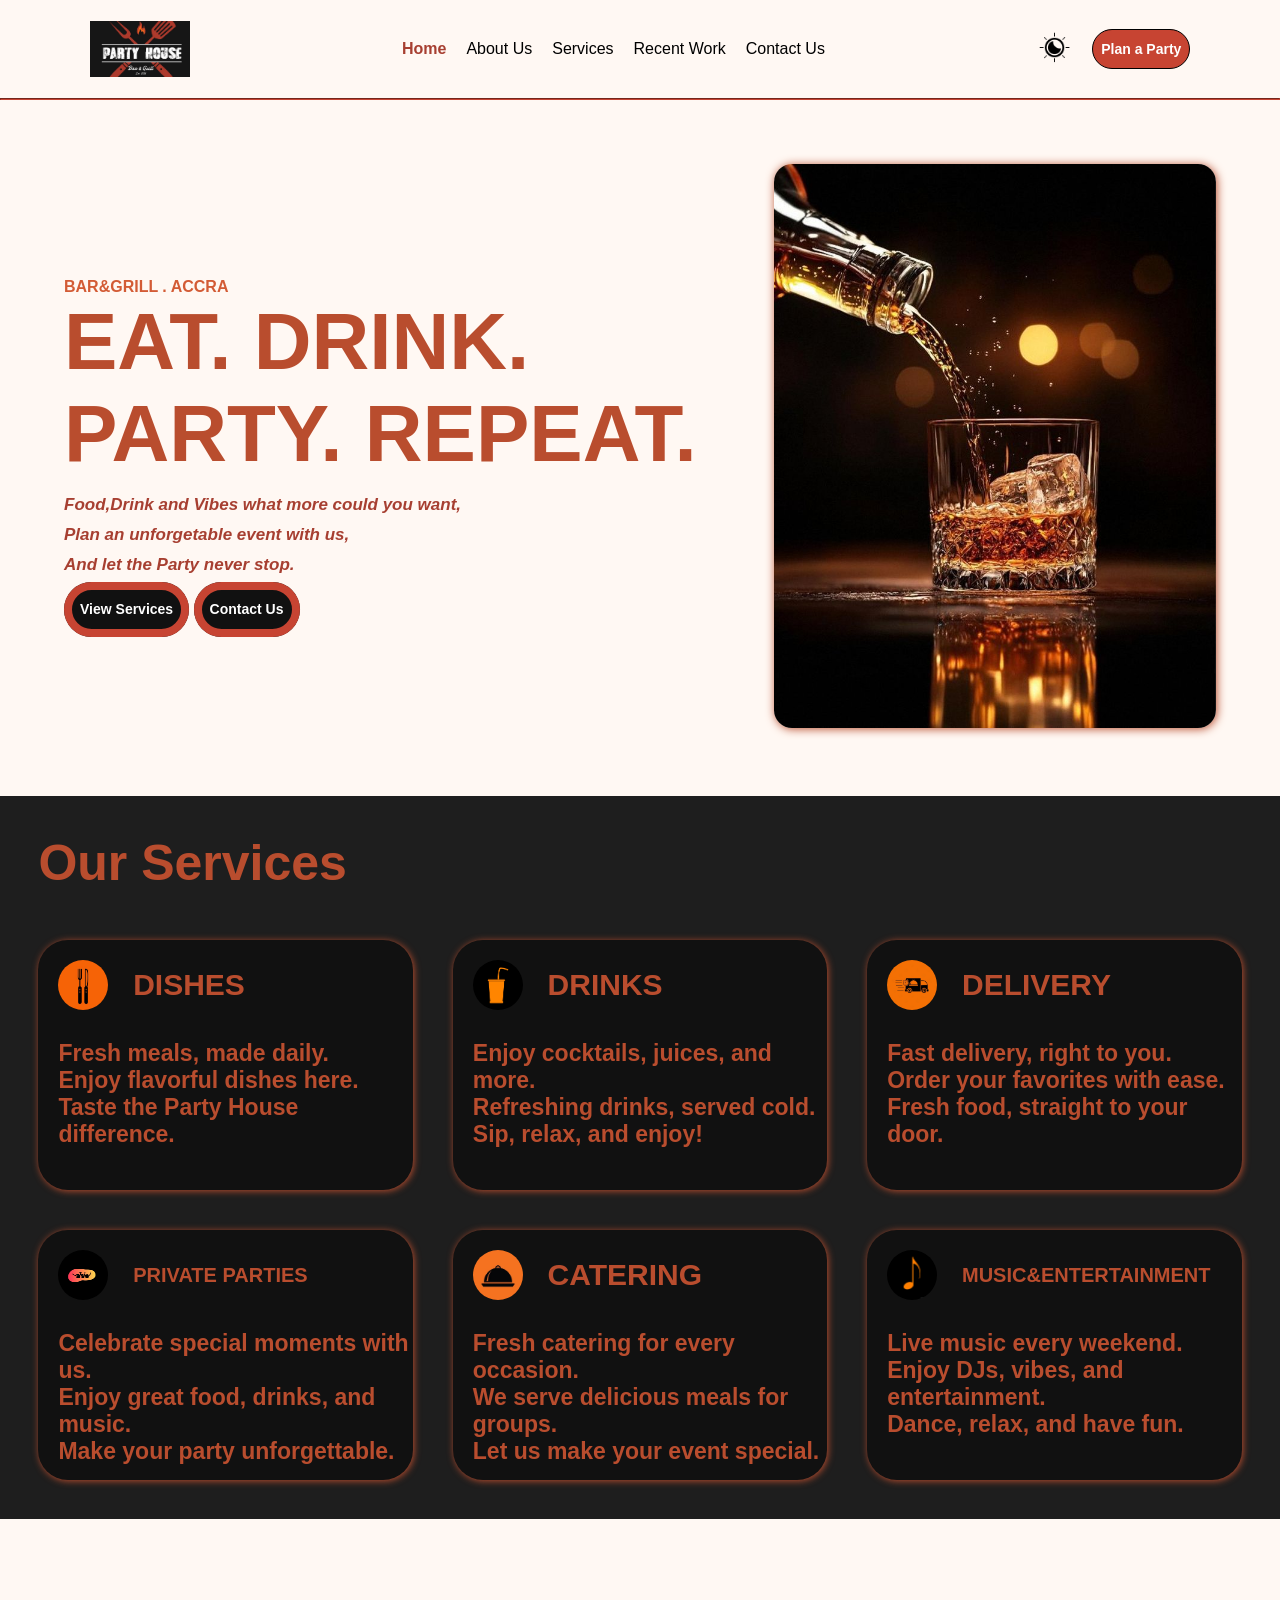
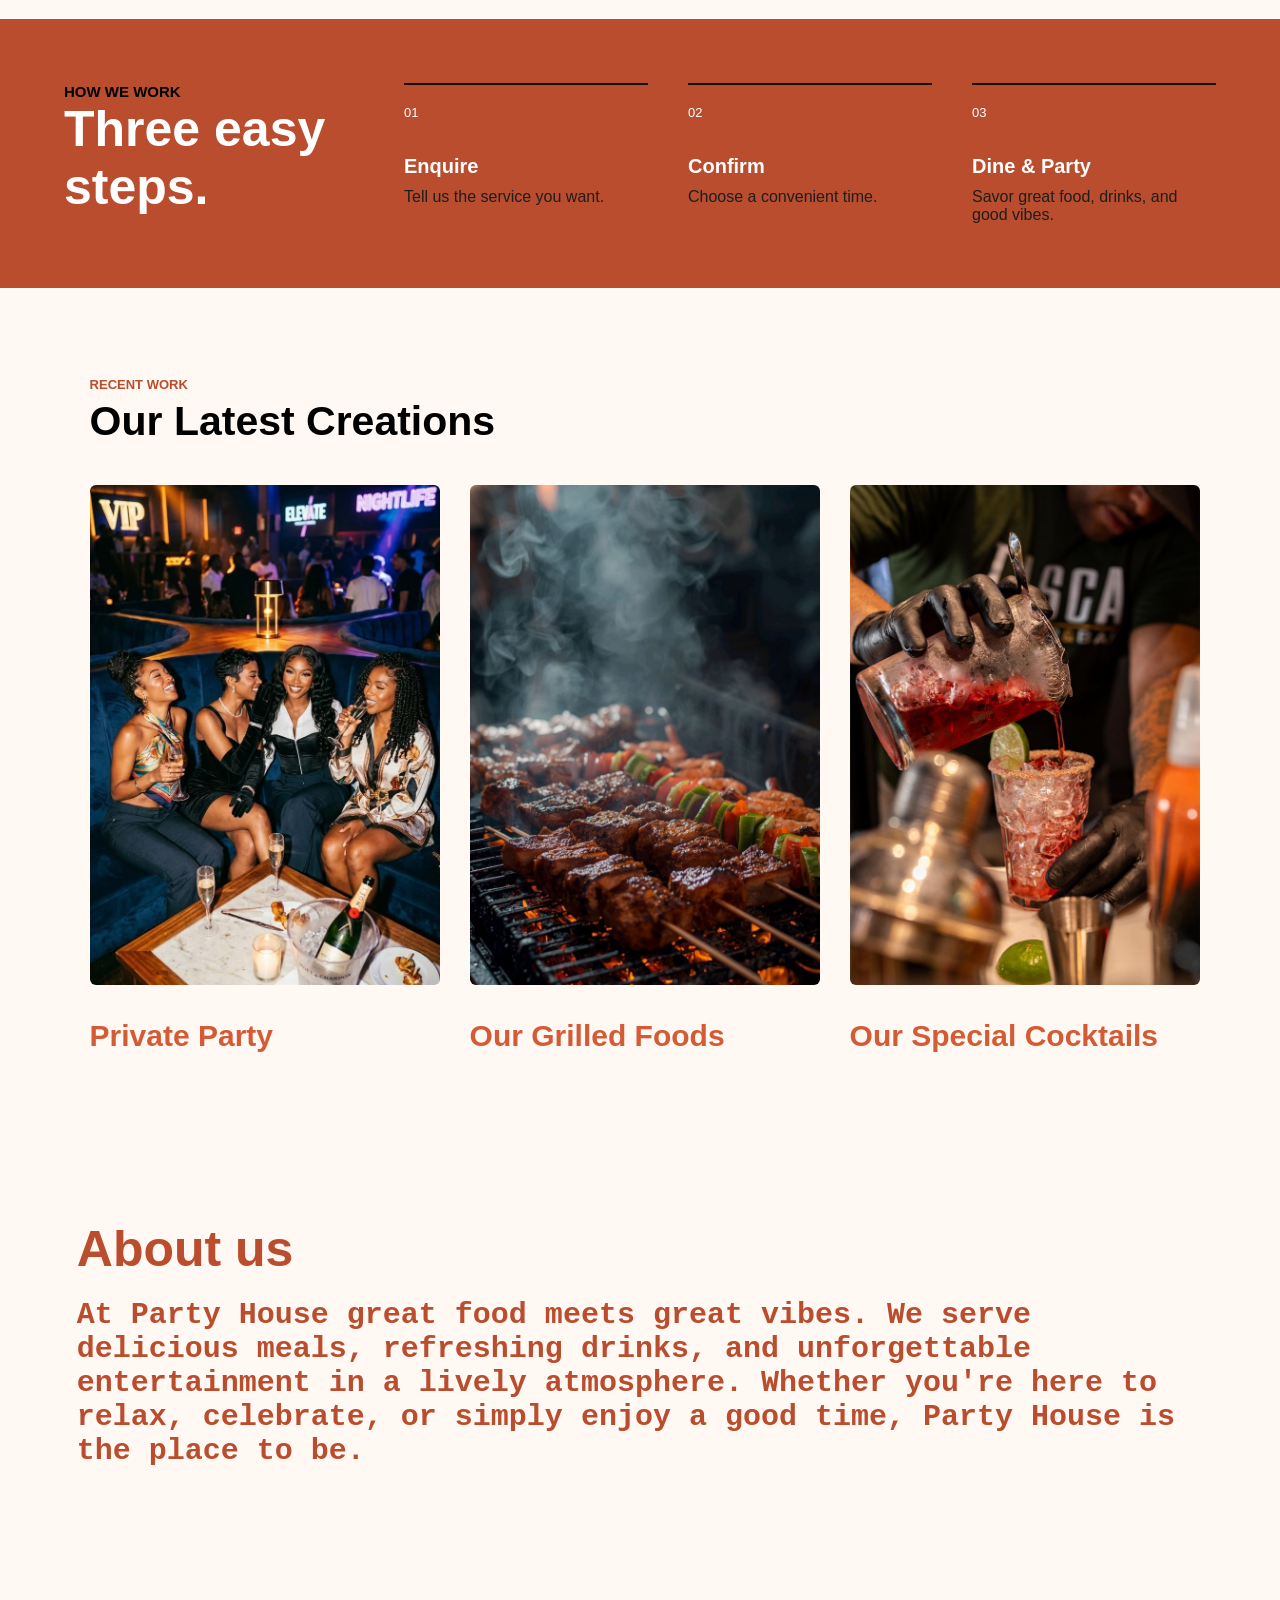
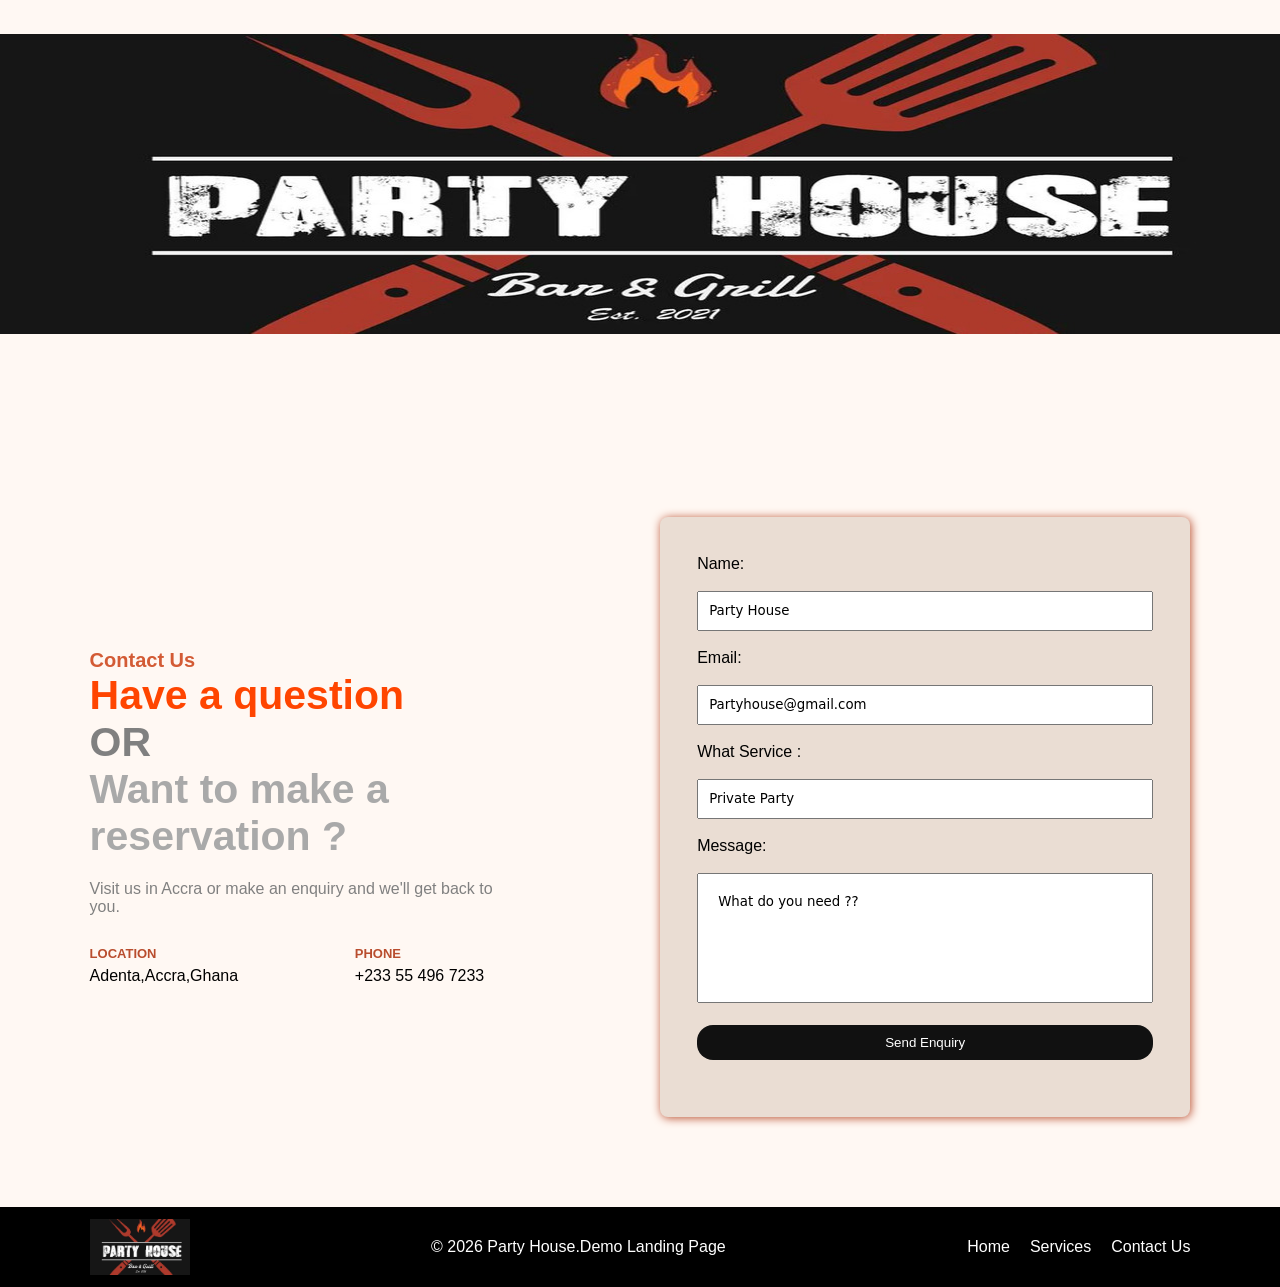
<file: index.html>
<!DOCTYPE html>
    <html>
        <head>
            <title>
                Party House
            </title>

            <link rel="stylesheet" href="./styles/style.css">
        </head>
        <body>
            <header id="head">

                <img src="./images/logo.jpg" class="logo">
                
                <nav class="nav_bar">
                    <a href="#head" class="nav"><span class="bold">Home</span></a>
                    <a href="#about_us" class="nav">About Us</a>
                    <a href="#services" class="nav">Services</a>
                    <a href="#recent_work" class="nav">Recent Work</a>
                    <a href="#contactus" class="nav">Contact Us</a>
                </nav>
                
                <div class="mode">
                    
                    <a onclick="myFunction()" id="darkmode">

                        <img src="./images/Darkmode.jpg" class="dark_img">

                    </a>


                    <a onclick="action()" id="lightmode" style="display: none;">

                        <img src="./images/Lightmode.jpg" class="dark_img">

                    </a>


                    <a href="#contactus" class="plan">Plan a Party</a>
                
                </div>

            </header>

            <hr class="line">

            <main>
                <section class="hero">

                    <div>
     
                        
                        <p class="place">
                            BAR&GRILL . ACCRA
                        </p>

                        <p class="slogan">
                            <span class="tone1">EAT. DRINK.</span>
                            <br>
                            <span class="tone1">PARTY. REPEAT.</span>
                        </p>
                    
                        <p class="intro">
                            Food,Drink and Vibes what more could you want,
                            <br>
                            Plan an unforgetable event with us,
                            <br>
                            And let the Party never stop.
                        </p>
                        

                        <a href="#services" class="fake-buttons">View Services</a>
                        <a href="#contactus" class="fake-buttons">Contact Us</a>

                    </div>


                    <div>
                        <img src="./images/Side logo.jpg" class="logo2">
                    </div>

                </section>

                <section class="our_services" id="services">

                    <p class="service_text">
                        Our Services
                    </p>
                    
                    <div class="grid">

                        <div class="service">

                            <div class="align">

                                <img src="./images/food.jpg" class="service_img">

                                <p class="service-text">
                                    DISHES
                                </p>
                            
                            </div>

                            <p class="description">
                                Fresh meals, made daily.
                                <br>
                                Enjoy flavorful dishes here.
                                <br>
                                Taste the Party House difference.
                            </p>

                        </div>

                        <div class="service">
                            
                            <div class="align">

                                <img src="./images/Drink.jpg" class="service_img">

                                <p class="service-text">
                                    DRINKS
                                </p>
                            
                            </div>

                            <p class="description">
                                Enjoy cocktails, juices, and more.
                                <br>
                                Refreshing drinks, served cold.
                                <br>
                                Sip, relax, and enjoy!
                            </p>


                        </div>

                        <div class="service">

                            <div class="align">

                                <img src="./images/delivery.jpeg" class="service_img">

                                <p class="service-text">
                                    DELIVERY
                                </p>
                            
                            </div>

                            <p class="description">
                                Fast delivery, right to you.
                                <br>
                                Order your favorites with ease.
                                <br>
                                Fresh food, straight to your door.
                            </p>
                            
                        </div>

                        <div class="service">

                            <div class="align">

                                <img src="./images/party.jpg" class="service_img";>

                                <p class="service-text" style="font-size: 20px;">
                                    PRIVATE PARTIES
                                </p>
                            
                            </div>

                            <p class="description">
                                Celebrate special moments with us.
                                <br>
                                Enjoy great food, drinks, and music.
                                <br>
                                Make your party unforgettable.
                            </p>

                        </div>

                        <div class="service">
                            
                            <div class="align">

                                <img src="./images/catering.jpg" class="service_img">

                                <p class="service-text">
                                    CATERING
                                </p>
                            
                            </div>

                            <p class="description">
                                Fresh catering for every occasion.
                                <br>
                                We serve delicious meals for groups.
                                <br>
                                Let us make your event special.
                            </p>

                        </div>

                        <div class="service">

                            <div class="align">

                                <img src="./images/music.jpg" class="service_img";>

                                <p class="service-text" style="font-size: 20px;">
                                    MUSIC&ENTERTAINMENT
                                </p>
                            
                            </div>

                            <p class="description">
                                Live music every weekend.
                                <br>
                                Enjoy DJs, vibes, and entertainment.
                                <br>
                                Dance, relax, and have fun.
                            </p>
                            
                        </div>

                    </div>

                </section>

                <section class="work">

                    <div>

                        <p class="short_txt">
                            HOW WE WORK
                        </p>

                        <p class="long_txt"> 
                            Three easy 
                            <br>
                            steps.
                        </p> 

                    </div>
                    
                    <div class="steps">

                        <div>
                            <hr class="hr">
                            
                            <p class="txt1">
                                01
                            </p>

                            <p class="txt2">
                                Enquire
                            </p>

                            <p class="txt3">
                                Tell us the service you want.
                            </p>

                        </div>

                        <div>

                            <hr class="hr">
                            
                            <p class="txt1">
                                02
                            </p>

                            <p class="txt2">
                                Confirm
                            </p>

                            <p class="txt3">
                                Choose a convenient time.
                            </p>

                        </div>

                        <div>
                            
                            <hr class="hr">
                            
                            <p class="txt1">
                                03
                            </p>

                            <p class="txt2">
                                Dine & Party
                            </p>

                            <p class="txt3">
                                Savor great food, drinks, and good vibes.
                            </p>


                        </div>

                    </div>
                    
                </section>

                <section class="recent_work" id="recent_work">

                    <p class="head">
                        RECENT WORK
                    </p>

                    <p class="question">
                        <span style="color: black;">
                            Our Latest Creations
                        </span>
                    </p>

                    <div class="pictures">

                        <div>
                            <img src="./images/recentwork1.jpg" class="img">
                        </div>

                        <div>
                            <img src="./images/recentwork2.jpg" class="img">
                        </div>

                        <div>
                            <img src="./images/recentwork3.jpg" class="img">
                        </div>

                        <p class="contact-us">
                            <span style="font-size: 30px;">
                                Private Party
                            </span>
                        </p>

                        <p class="contact-us">
                            <span style="font-size: 30px;">
                                Our Grilled Foods
                            </span>
                        </p>

                        <p class="contact-us">
                            <span style="font-size: 30px;">
                                Our Special Cocktails
                            </span>
                        </p>

                    </div>

                </section>

                <section class="about_us" id="about_us">
                    
                    <p class="us">
                        About us
                    </p>

                    <p class="aboutus_txt">
                        At Party House great food meets great vibes. We serve delicious meals, refreshing drinks, and unforgettable entertainment in a lively atmosphere. Whether you're here to relax, celebrate, or simply enjoy a good time, Party House is the place to be.
                    </p>

                </section>

                <img src="./images/About Us (1).jpg" class="banner">

                <section class="contact_us" id="contactus">

                    <div class="contact">

                        <p class="contact-us">
                            Contact Us
                        </p>
                        
                        <p class="question">
                            Have a question
                            <br>
                            <span style="color: grey;">
                            OR
                            </span>
                            <br>
                            <span style="color: rgb(169, 169, 169);">
                            Want to make a reservation ?
                            </span>
                        </p>

                        <p class="visit_us">
                            Visit us in Accra or make an 
                            enquiry and we'll get back to<br>
                             you.
                        </p>

                        <div class="details">
                            
                            <div>
                                <p class="head">
                                    LOCATION
                                </p>

                                <p class="color">
                                    Adenta,Accra,Ghana
                                </p>
                            </div>

                            <div>
                                <p class="head">
                                    PHONE
                                </p>

                                <p class="color">
                                    +233 55 496 7233
                                </p>
                            </div>

                        </div>
                     

                    </div>

                    <div class="form">
                        <form class="form_txt">

                            <label for="Name">
                                Name:
                            </label>
                            <br>
                            <br>
                            <input type="text" value="Party House" id="Name" class="input">
                            <br>
                            <br>
            
                            <label for="Email">
                                Email:
                            </label>
                            <br>
                            <br>
                            <input type="text" value="Partyhouse@gmail.com" id="Email" class="input">
                            <br>
                            <br>

                            <label for="Service">
                                What Service :
                            </label>
                            <br>
                            <br>
                            <input type="text" value="Private Party" id="Service" class="input">
                            <br>
                            <br>

                            <label for="Message">
                                Message:
                            </label>
                            <br>
                            <br>
                            <textarea  class="input2">What do you need ??</textarea>
                            <br>
                            <br>

                            <input type="submit" value="Send Enquiry" class="submit">

                            
                        </form>
                    </div>

                   
                </section>
            </main>

            <footer class="foot">

                <img src="./images/logo.jpg" class="logo">

                <p>
                    &copy; 2026 Party House.Demo Landing Page
                </p>

                <nav class="nav_bar">
                    <a href="#head" class="footer">Home</a>
                    <a href="#services" class="footer">Services</a>
                    <a href="#contactus" class="footer">Contact Us</a>
                </nav>


            </footer>

            <script src="./Javascript/script.js">

            </script>
        </body>
    </html>
</file>
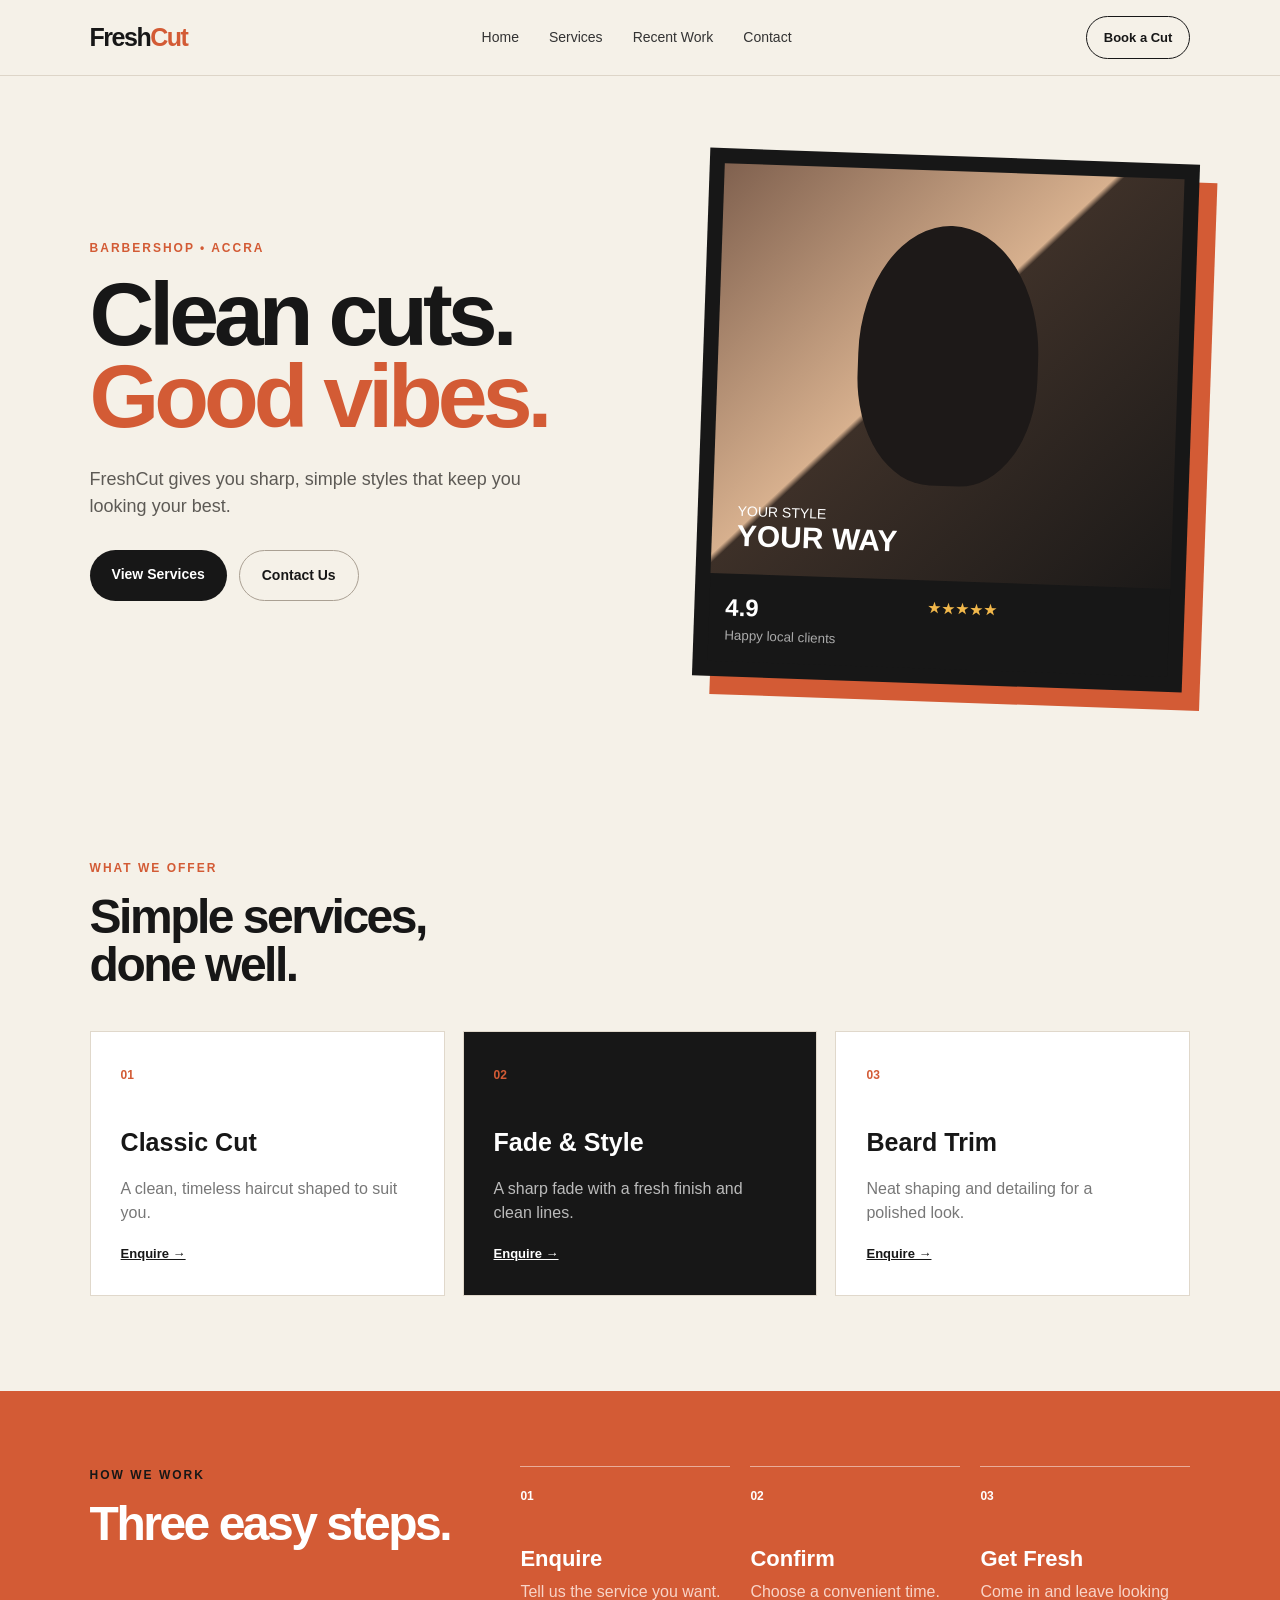
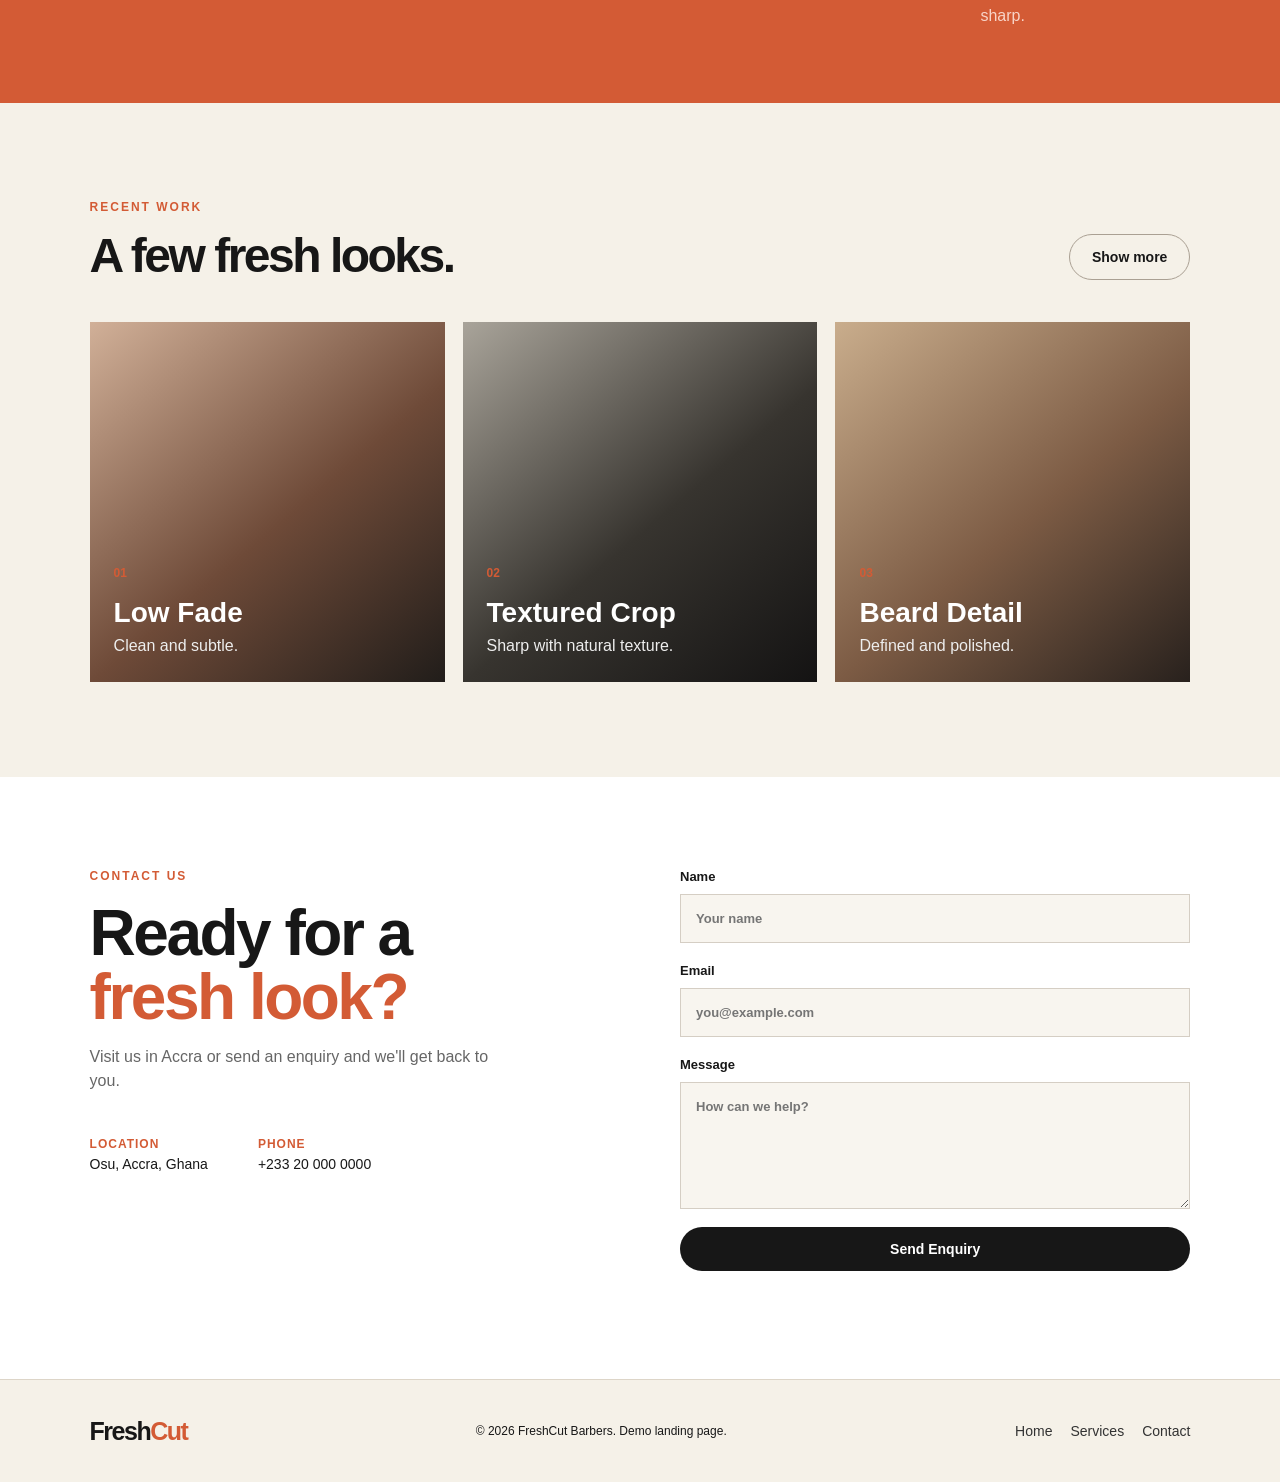
<file: ChatGpt's Landing page/index.html>
<!DOCTYPE html>
<html lang="en">
<head>
  <meta charset="UTF-8">
  <meta name="viewport" content="width=device-width, initial-scale=1.0">
  <title>FreshCut Barbers — Clean cuts. Good vibes.</title>
  <link rel="stylesheet" href="style.css">
  <script src="script.js" defer></script>
</head>
<body>
  <header class="header">
    <a class="logo" href="#home">Fresh<span>Cut</span></a>
    <nav>
      <a href="#home">Home</a>
      <a href="#services">Services</a>
      <a href="#work">Recent Work</a>
      <a href="#contact">Contact</a>
    </nav>
    <a class="nav-button" href="#contact">Book a Cut</a>
  </header>

  <main>
    <section class="hero" id="home">
      <div class="hero-copy">
        <p class="eyebrow">BARBERSHOP • ACCRA</p>
        <h1>Clean cuts.<br><span>Good vibes.</span></h1>
        <p class="intro">FreshCut gives you sharp, simple styles that keep you looking your best.</p>
        <div class="hero-actions">
          <a class="button primary" href="#services">View Services</a>
          <a class="button secondary" href="#contact">Contact Us</a>
        </div>
      </div>
      <div class="hero-card">
        <div class="hero-photo">
          <div class="photo-label">YOUR STYLE<br><strong>YOUR WAY</strong></div>
        </div>
        <div class="rating"><strong>4.9</strong><span>★★★★★</span><small>Happy local clients</small></div>
      </div>
    </section>

    <section class="section" id="services">
      <div class="section-heading">
        <p class="eyebrow">WHAT WE OFFER</p>
        <h2>Simple services,<br>done well.</h2>
      </div>
      <div class="cards">
        <article class="service-card"><span>01</span><h3>Classic Cut</h3><p>A clean, timeless haircut shaped to suit you.</p><a href="#contact">Enquire →</a></article>
        <article class="service-card featured"><span>02</span><h3>Fade & Style</h3><p>A sharp fade with a fresh finish and clean lines.</p><a href="#contact">Enquire →</a></article>
        <article class="service-card"><span>03</span><h3>Beard Trim</h3><p>Neat shaping and detailing for a polished look.</p><a href="#contact">Enquire →</a></article>
      </div>
    </section>

    <section class="process">
      <div><p class="eyebrow">HOW WE WORK</p><h2>Three easy steps.</h2></div>
      <div class="steps">
        <div><b>01</b><h3>Enquire</h3><p>Tell us the service you want.</p></div>
        <div><b>02</b><h3>Confirm</h3><p>Choose a convenient time.</p></div>
        <div><b>03</b><h3>Get Fresh</h3><p>Come in and leave looking sharp.</p></div>
      </div>
    </section>

    <section class="section" id="work">
      <div class="section-heading work-heading">
        <div><p class="eyebrow">RECENT WORK</p><h2>A few fresh looks.</h2></div>
        <button class="button secondary" id="showMore">Show more</button>
      </div>
      <div class="gallery">
        <article class="work-card work-one"><div><span>01</span><h3>Low Fade</h3><p>Clean and subtle.</p></div></article>
        <article class="work-card work-two"><div><span>02</span><h3>Textured Crop</h3><p>Sharp with natural texture.</p></div></article>
        <article class="work-card work-three"><div><span>03</span><h3>Beard Detail</h3><p>Defined and polished.</p></div></article>
      </div>
      <p class="more-note" id="moreNote">More styles coming soon — this is a demo interaction.</p>
    </section>

    <section class="contact" id="contact">
      <div>
        <p class="eyebrow">CONTACT US</p>
        <h2>Ready for a<br><span>fresh look?</span></h2>
        <p>Visit us in Accra or send an enquiry and we'll get back to you.</p>
        <div class="contact-details">
          <p><strong>Location</strong><br>Osu, Accra, Ghana</p>
          <p><strong>Phone</strong><br>+233 20 000 0000</p>
        </div>
      </div>
      <form id="contactForm">
        <label>Name<input type="text" id="name" placeholder="Your name"></label>
        <label>Email<input type="email" id="email" placeholder="you@example.com"></label>
        <label>Message<textarea id="message" rows="5" placeholder="How can we help?"></textarea></label>
        <button class="button primary" type="submit">Send Enquiry</button>
        <p class="form-message" id="formMessage"></p>
      </form>
    </section>
  </main>

  <footer>
    <div class="logo">Fresh<span>Cut</span></div>
    <p>© 2026 FreshCut Barbers. Demo landing page.</p>
    <div><a href="#home">Home</a><a href="#services">Services</a><a href="#contact">Contact</a></div>
  </footer>
</body>
</html>
</file>
<file: styles/style.css>
* {
  margin: 0;
  padding: 0;
  box-sizing: border-box;
}

html {
    scroll-behavior: smooth;
  }

body {
    background-color: rgb(255, 248, 243);
    color: white;
    font-family: Arial, Helvetica, sans-serif;
}

header {
    width: 100%;
    display: flex;
    padding-left: 7%;
    padding-top: 6px;
    padding-bottom: 6px;
    align-items: center;
    padding-right: 7%;
    justify-content: space-between;
    flex-wrap: wrap;
}

.logo {
    width: 100px;
    object-fit: cover;
}

.nav_bar {
    display: flex;
    gap: 20px;
}

.nav {
    color: black;
    text-decoration: none;
}

.bold {
    color: #a73f31;
    font-weight: bold;
}

.plan {
    padding-top: 11px;
    padding-bottom: 12px;
    padding-left: 8px;
    padding-right: 8px;
    border: 1px solid black;
    border-radius: 30px;
    text-decoration: none;
    height: 40px;
    background-color: #c74432;
    color: white;
    font-size: 14px;
    font-weight: bold;
}

.mode {
    height: 86px;
    display: flex;
    align-items: center;
    justify-content: center;
}

.dark_img {
    width: 35px;
    height: 35px;
    object-fit: cover;
    border-radius: 100px;
    margin-right: 20px;
    cursor: pointer;
}

.line {
    display: block;
    border-color: #c74432;
}

.hero {
    display: flex;
    padding: 5% 5%;
    display: grid;
    grid-template-columns: 640px 1fr;
    gap: 70px;
    align-items: center;
}

.place{
    color: rgb(211, 91, 53);
    font-weight: bold;
}

.slogan {
    font-weight: bolder;
    font-size: 80px;
}

.tone1 {
    color: rgb(185, 77, 46);
}

.intro {
    color: #a73f31;
    font-size: 17px;
    font-weight: bold;
    font-style: italic;
    margin-top: 10px;
    line-height: 30px;
    margin-bottom: 20px;
}


.fake-buttons {
    padding-top: 11px;
    padding-bottom: 12px;
    padding-left: 8px;
    padding-right: 8px;
    border: 8px solid #c74432;
    border-radius: 30px;
    text-decoration: none;
    height: 40px;
    background-color: rgb(17, 17, 17);
    color: white;
    font-size: 14px;
    font-weight: bold;
}

.logo2 {
    width: 100%;
    justify-self: end;
    object-fit: cover;
    border-radius: 18px;
    box-shadow: 1px 1px 10px rgba(185, 77, 46, 0.995);
}

.our_services {
    background-color: rgb(30, 30, 30);       
    padding: 3%;
}

.service_text {
    font-weight: bolder;
    font-size: 50px;
    color: rgb(185, 77, 46);
    padding-bottom: 4%;
}

.grid {
    display: grid;
    grid-template-columns: 1fr 1fr 1fr;  
    gap: 40px;
}

.service {
    height: 250px;
    border-radius: 30px;
    background-color: rgb(17, 17, 17);  
    box-shadow: 1px 1px 7px rgba(185, 77, 46, 0.995);
    transition: background-color 1s, box-shadow 1s, color 1s;
    color: rgb(185, 77, 46);
}

.service:hover {
    height: 250px;
    border-radius: 30px;
    background-color: rgb(185, 77, 46);
    box-shadow: 1px 1px 10px rgb(10, 10, 10, 0.995);
    color: rgb(30, 30, 30);
}

.align {
    align-items: center;
    margin-top: 20px;
    margin-left: 20px;
    display: flex;
}

.service_img {
    width: 50px;
    height: 50px;
    border-radius: 100px;
    display: inline-block;
    margin-right: 7%;
}

.service-text {
    font-weight: bold;
    font-size: 30px;
}

.description {
    font-weight: bold;
    font-size: 23px;
    margin-top: 30px;
    margin-left: 20px;
}

.work {
    padding: 5%;
    background-color: rgb(185, 77, 46);
    margin-top: 100px;
    display: grid;
    grid-template-columns: 270px 1fr;
    gap: 70px;
}

.steps {
    display: grid;
    grid-template-columns: 1fr 1fr 1fr;
    gap: 40px;
}

.hr {
    border: 1px solid rgb(17, 17, 17);
}

.txt1 {
    font-size: 13px;
    margin-top: 20px;
}

.txt2 {
    font-size: 20px;
    font-weight: bold;
    margin-top: 35px;
}

.txt3 {
    color: rgb(30, 30, 30);
    margin-top: 10px;
}

.short_txt {
    color: black;
    font-weight: bold;
    font-size: 15px;
    margin: 0;
    padding: 0;
}

.long_txt {
    color: white;
    font-weight: bold;
    font-size: 50px;
}

.recent_work {
    padding: 7%;
}

.pictures {
    display: flex;
    display: grid;
    grid-template-columns: 1fr 1fr 1fr;
    margin-top: 40px;
    gap: 30px;
}

.img {
    width: 350px;
    height: 500px;
    object-fit: cover;
    border-radius: 6px;
}

.about_us {
    padding: 6%;

}

.us {
    color: rgb(185, 77, 46);
    font-weight: bold;
    font-size: 50px;
    margin-bottom: 20px;
}

.aboutus_txt {
    font-size: 30px;
    color: rgb(185, 77, 46);
    font-family: 'Courier New', Courier, monospace;
    font-weight: bold;
}

.banner {
    width: 100%;
    height: 300px;
    object-fit:fill;
    margin-top: 7%;
    margin-bottom: 7%;
}

.contact_us {
    padding: 7%;
    display: flex;
    display: grid;
    grid-template-columns: 1fr 1fr;
    gap: 40px;
    align-items: center;
}

.contact-us {
    color: rgb(211, 91, 53);
    font-size: 20px;
    font-weight: bold;
}

.question {
    color: orangered;
    font-size: 41px;
    font-weight: bold;
}

.visit_us {
    color: grey;
    margin-top: 20px;
}


.details {
    display: grid;
    grid-template-columns: 1fr 1fr;
    margin-top: 30px;
    color: black;
}

.head {
    color: rgb(185, 77, 46);
    font-weight: bold;
    font-size: 13px;
    margin-bottom: 6px;
}

.form {
    background-color: rgb(234, 221, 211);
    border-radius: 8px;
    height: 600px;
    box-shadow: 1px 1px 10px rgba(185, 77, 46, 0.995);
}

.form_txt {
    color: black;
    padding: 7%;
}

.input {
    width: 100%;
    height: 40px;
    padding-left: 10px;
    font-family: system-ui, -apple-system, BlinkMacSystemFont, 'Segoe UI', Roboto, Oxygen, Ubuntu, Cantarell, 'Open Sans', 'Helvetica Neue', sans-serif;
}

.input2 {
    width: 100%;
    height: 130px;
    padding-left: 20px;
    padding-top: 20px;
    font-family: system-ui, -apple-system, BlinkMacSystemFont, 'Segoe UI', Roboto, Oxygen, Ubuntu, Cantarell, 'Open Sans', 'Helvetica Neue', sans-serif;
    resize: none;
}

.submit {
    width: 100%;
    height: 35px;
    border-radius: 16px;
    border: none;
    background-color: rgb(17, 17, 17);
    color: white;
    transition: opacity 0.3s;
}

.submit:hover {
    opacity: 0.8;
}

.submit:active {
    box-shadow: 1px 1px 1px rgba(17, 17, 17, 0.995);
}

.foot {
    height: 80px;
    background-color: black;
    width: 100%;
    display: flex;
    padding-left: 7%;
    padding-top: 6px;
    padding-bottom: 6px;
    align-items: center;
    padding-right: 7%;
    justify-content: space-between;
    flex-wrap: wrap;
}

.footer {
    color: white;
    text-decoration: none;
    
}
</file>
<file: ChatGpt's Landing page/style.css>
*{box-sizing:border-box}html{scroll-behavior:smooth}body{margin:0;font-family:Arial,Helvetica,sans-serif;background:#f5f1e8;color:#171717;line-height:1.5}.header{height:76px;display:flex;align-items:center;justify-content:space-between;padding:0 7%;background:#f5f1e8;position:sticky;top:0;z-index:10;border-bottom:1px solid #ddd5c8}.logo{font-size:25px;font-weight:900;letter-spacing:-1.5px;color:#171717;text-decoration:none}.logo span,.hero h1 span,.contact h2 span{color:#d35b35}.header nav{display:flex;gap:30px}.header nav a,footer a{color:#333;text-decoration:none;font-size:14px}.nav-button,.button{display:inline-block;text-decoration:none;border:0;cursor:pointer;font-weight:700}.nav-button{padding:11px 17px;border:1px solid #171717;border-radius:999px;color:#171717;font-size:13px}.hero{min-height:600px;padding:80px 7%;display:grid;grid-template-columns:1.05fr .95fr;gap:70px;align-items:center}.eyebrow{font-size:12px;font-weight:800;letter-spacing:2px;color:#d35b35;margin:0 0 16px}.hero h1{font-size:clamp(55px,7vw,92px);line-height:.92;letter-spacing:-5px;margin:0 0 28px}.intro{font-size:18px;max-width:470px;color:#5d5a55}.hero-actions{display:flex;gap:12px;margin-top:30px}.button{padding:14px 22px;border-radius:999px;font-size:14px}.primary{background:#171717;color:#fff}.secondary{border:1px solid #aaa093;background:transparent;color:#171717}.hero-card{background:#171717;padding:15px;transform:rotate(2deg);box-shadow:18px 18px 0 #d35b35}.hero-photo{height:410px;background:linear-gradient(135deg,#80614f,#d7b08e 45%,#3d3028 46%,#1b1918);position:relative;overflow:hidden}.hero-photo:after{content:"";position:absolute;width:180px;height:260px;border-radius:50% 50% 42% 42%;background:#1d1918;left:50%;top:55px;transform:translateX(-50%)}.photo-label{position:absolute;z-index:1;left:25px;bottom:22px;color:#fff;font-size:14px;line-height:1.1}.photo-label strong{font-size:30px}.rating{background:#171717;color:#fff;padding:16px;display:grid;grid-template-columns:auto auto;gap:0 12px}.rating strong{font-size:24px}.rating span{color:#f2b84b}.rating small{grid-column:1/-1;color:#aaa}.section{padding:95px 7%}.section-heading{margin-bottom:42px}.section-heading h2,.process h2,.contact h2{font-size:48px;line-height:1;letter-spacing:-2.5px;margin:0}.cards{display:grid;grid-template-columns:repeat(3,1fr);gap:18px}.service-card{padding:30px;background:#fff;border:1px solid #e0d8cb;min-height:230px}.service-card.featured{background:#171717;color:#fff}.service-card span,.work-card span{font-size:12px;font-weight:800;color:#d35b35}.service-card h3{font-size:25px;margin:38px 0 8px}.service-card p{color:#777;max-width:280px}.featured p{color:#bbb}.service-card a{color:inherit;font-size:13px;font-weight:700}.process{background:#d35b35;color:#fff;padding:75px 7%;display:grid;grid-template-columns:.7fr 1.3fr;gap:70px}.process .eyebrow{color:#171717}.steps{display:grid;grid-template-columns:repeat(3,1fr);gap:20px}.steps div{border-top:1px solid rgba(255,255,255,.5);padding-top:16px}.steps b{font-size:12px}.steps h3{font-size:22px;margin:35px 0 5px}.steps p{margin:0;color:#f8d4c8}.work-heading{display:flex;align-items:end;justify-content:space-between}.gallery{display:grid;grid-template-columns:repeat(3,1fr);gap:18px}.work-card{height:360px;padding:24px;display:flex;align-items:end;background:#ddd;overflow:hidden;position:relative}.work-card:before{content:"";position:absolute;inset:0;background:linear-gradient(140deg,#d1b098,#6e4a38 55%,#211d1a)}.work-two:before{background:linear-gradient(140deg,#a9a49a,#37342f 55%,#141313)}.work-three:before{background:linear-gradient(140deg,#c9ad8c,#7c5b44 55%,#28211d)}.work-card div{position:relative;color:#fff}.work-card h3{font-size:28px;margin:8px 0 0}.work-card p{margin:0;color:#eee}.more-note{display:none;margin-top:20px;font-size:13px;color:#777}.contact{padding:90px 7%;background:#fff;display:grid;grid-template-columns:1fr 1fr;gap:80px}.contact h2{font-size:64px}.contact>div>p:not(.eyebrow){color:#666;max-width:400px}.contact-details{display:flex;gap:50px;margin-top:40px;font-size:14px}.contact-details p{margin:0}.contact-details strong{font-size:12px;text-transform:uppercase;letter-spacing:1px;color:#d35b35}form{display:grid;gap:18px}label{font-size:13px;font-weight:700}input,textarea{display:block;width:100%;margin-top:7px;padding:14px 15px;border:1px solid #d5cec4;background:#f8f5ef;font:inherit;outline:none}input:focus,textarea:focus{border-color:#171717}.form-message{font-size:13px;margin:0}footer{padding:30px 7%;display:flex;justify-content:space-between;align-items:center;border-top:1px solid #ddd5c8;font-size:12px}footer div:last-child{display:flex;gap:18px}@media(max-width:768px){.header{padding:0 5%}.header nav{display:none}.hero{padding:55px 5%;grid-template-columns:1fr;gap:45px}.hero h1{font-size:58px;letter-spacing:-3px}.hero-photo{height:320px}.section{padding:65px 5%}.section-heading h2,.process h2{font-size:40px}.cards,.gallery,.steps,.process,.contact{grid-template-columns:1fr}.process{gap:40px;padding:60px 5%}.steps{gap:25px}.contact{padding:65px 5%;gap:45px}.contact h2{font-size:48px}.contact-details{gap:25px;flex-wrap:wrap}.work-heading{align-items:start;gap:20px;flex-direction:column}footer{padding:25px 5%;flex-direction:column;gap:18px;align-items:start}}
</file>
